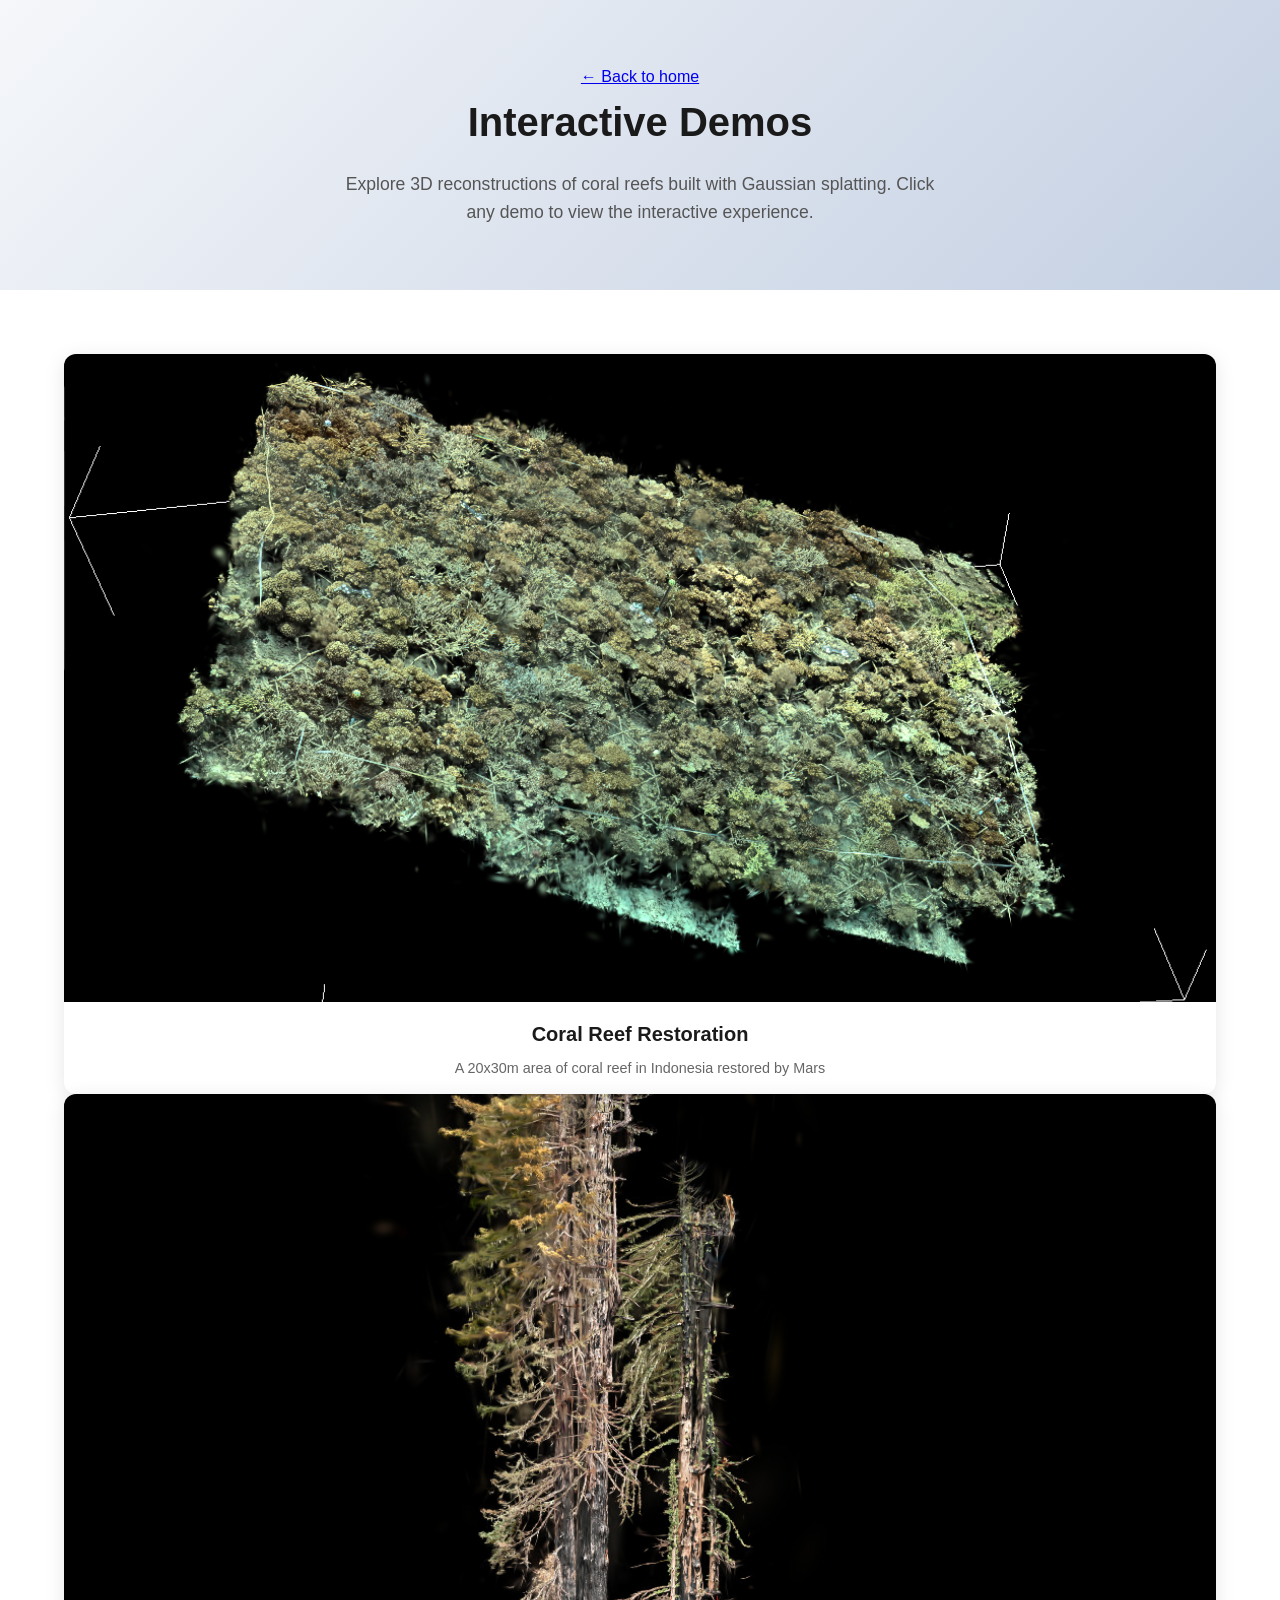
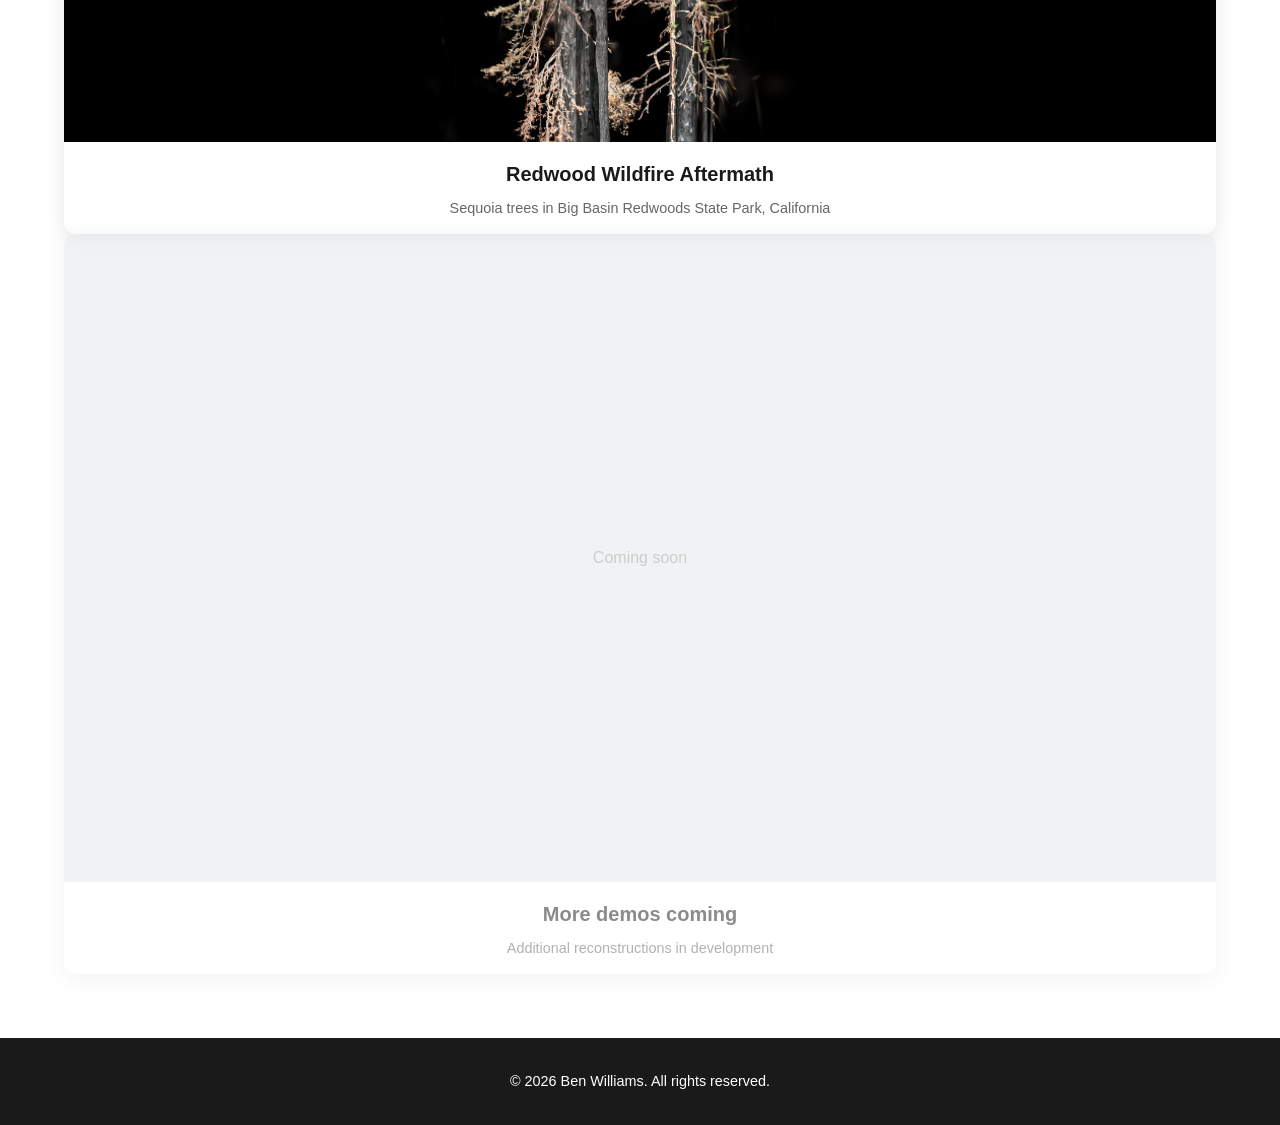
<file: splats/index.html>
<!DOCTYPE html>
<html lang="en-GB">
<head>
 <meta charset="UTF-8">
 <meta name="viewport" content="width=device-width, initial-scale=1.0">
 <meta name="description" content="Interactive 3D demos - Gaussian splatting reconstructions of coral reefs by Ben Williams">
 <title>Demos | Ben Williams</title>
 <link rel="stylesheet" href="../styles.css">
</head>
<body>
 
 <!-- Portfolio Header -->
 <header class="portfolio-header">
  <div class="container">
   <div class="breadcrumb">
    <a href="../">← Back to home</a>
   </div>
   <h1>Interactive Demos</h1>
   <p>Explore 3D reconstructions of coral reefs built with Gaussian splatting. Click any demo to view the interactive experience.</p>
  </div>
 </header>

 <!-- Portfolio Content -->
 <main class="portfolio-content">
  <div class="container">
   
   <div class="demos-grid">
    
    <!-- Demo 1 -->
    <a href="demo1/" class="demo-card-link">
     <div class="demo-card">
      <img src="../assets/reef_screenshot.jpg" alt="Coral Reef Restoration Demo - Interactive 3D reconstruction" class="demo-poster">
      <div class="demo-info">
       <h3>Coral Reef Restoration</h3>
       <p>A 20x30m area of coral reef in Indonesia restored by Mars</p>
      </div>
     </div>
    </a>

    <!-- Demo 2 -->
    <a href="demo2/" class="demo-card-link">
     <div class="demo-card">
      <img src="../assets/redwood_poster.jpg" alt="Redwood Wildfire Aftermath Demo - Interactive 3D reconstruction" class="demo-poster">
      <div class="demo-info">
       <h3>Redwood Wildfire Aftermath</h3>
       <p>Sequoia trees in Big Basin Redwoods State Park, California</p>
      </div>
     </div>
    </a>

    <!-- Placeholder for future demos -->
    <div class="demo-card" style="opacity: 0.5;">
     <div class="demo-poster" style="background: #e5e7eb; display: flex; align-items: center; justify-content: center; color: #999;">
      <span>Coming soon</span>
     </div>
     <div class="demo-info">
      <h3>More demos coming</h3>
      <p>Additional reconstructions in development</p>
     </div>
    </div>

   </div>

  </div>
 </main>

 <!-- Footer -->
 <footer>
  <div class="container">
   <p>&copy; 2026 Ben Williams. All rights reserved.</p>
  </div>
 </footer>

</body>
</html>
</file>
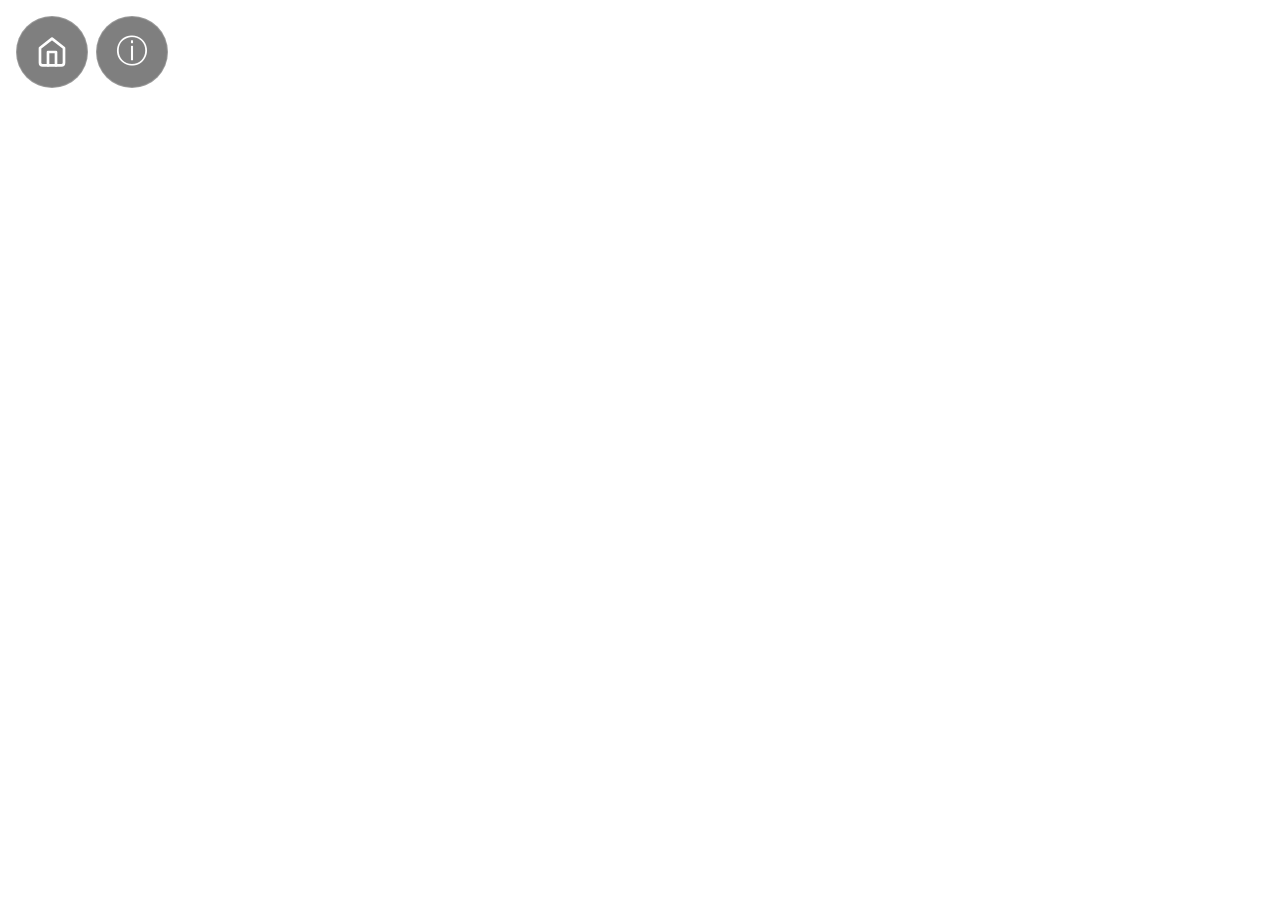
<file: splats/demo1/index.html>
<!DOCTYPE html>
<html lang="en-GB">
<head>
 <meta charset="UTF-8">
 <meta name="viewport" content="width=device-width, initial-scale=1.0">
 <meta name="description" content="Reef Patch Demo - Interactive 3D Gaussian splatting reconstruction by Ben Williams. A 20x30m area of a coral reef in Indonesia restored by Mars.">
 <title>Reef Patch Demo | Ben Williams</title>
 <link rel="stylesheet" href="../../styles.css">
 <style>
  /* Fullscreen viewer layout */
  body {
   margin: 0;
   padding: 0;
   overflow: hidden;
   height: 100vh;
  }
  
  .fullscreen-viewer {
   position: fixed;
   top: 0;
   left: 0;
   width: 100%;
   height: 100%;
   z-index: 1;
  }
  
  .fullscreen-viewer iframe {
   width: 100%;
   height: 100%;
   border: none;
  }
  
  /* Floating controls */
  .viewer-controls {
   position: fixed;
   top: 1rem;
   left: 1rem;
   display: flex;
   gap: 0.5rem;
   z-index: 10;
  }
  
  .control-btn {
   width: 72px;
   height: 72px;
   border-radius: 50%;
   background: rgba(0, 0, 0, 0.5);
   border: 1px solid rgba(255, 255, 255, 0.2);
   color: white;
   display: flex;
   align-items: center;
   justify-content: center;
   cursor: pointer;
   text-decoration: none;
   font-size: 32px;
   transition: background 0.2s ease;
   position: relative;
  }
  
  .control-btn:hover {
   background: rgba(0, 0, 0, 0.7);
  }
  
  /* Info tooltip */
  .info-tooltip {
   position: absolute;
   top: 85px;
   left: 0;
   background: rgba(0, 0, 0, 0.85);
   color: white;
   padding: 2.25rem;
   border-radius: 6px;
   font-size: clamp(14px, 2.5vw, 28px);
   line-height: 1.6;
   width: clamp(600px, 70vw, 900px);
   opacity: 0;
   pointer-events: none;
   transition: opacity 0.2s ease;
   border: 1px solid rgba(255, 255, 255, 0.2);
  }
  
  .control-btn:hover .info-tooltip {
   opacity: 1;
  }
  
  .control-btn.active .info-tooltip {
   opacity: 1;
   pointer-events: auto;
  }
  
  @media (max-width: 640px) {
   .info-tooltip {
    width: 90vw;
    font-size: clamp(12px, 3vw, 18px);
   }
  }
  
  /* Intro overlay with control instructions */
  .intro-overlay {
   position: fixed;
   top: 0;
   left: 0;
   width: 100%;
   height: 100%;
   background: rgba(0, 0, 0, 0.6);
   display: flex;
   align-items: center;
   justify-content: center;
   z-index: 100;
   animation: fadeInOut 7s ease-in-out forwards;
   pointer-events: none;
  }
  
  @keyframes fadeInOut {
   0% {
    opacity: 1;
   }
   80% {
    opacity: 1;
   }
   100% {
    opacity: 0;
   }
  }
  
  .intro-content {
   background: rgba(0, 0, 0, 0.85);
   color: white;
   padding: 3rem 4rem;
   border-radius: 12px;
   text-align: center;
   border: 1px solid rgba(255, 255, 255, 0.2);
   max-width: 750px;
   font-family: -apple-system, BlinkMacSystemFont, "Segoe UI", Roboto, "Helvetica Neue", Arial, sans-serif;
   line-height: 1.8;
  }
  
  .intro-content p {
   font-size: 1.25rem;
   margin: 0.75rem 0;
   letter-spacing: 0.3px;
  }
  
  .intro-content .mobile-note {
   font-size: 1rem;
   margin-top: 1.5rem;
   color: rgba(255, 255, 255, 0.85);
  }
 </style>
</head>
<body>
 
 <!-- Intro Overlay with Controls -->
 <div class="intro-overlay">
  <div class="intro-content">
   <p>• Hold left mouse button to rotate, right button to pan</p>
   <p>• Scroll to zoom</p>
   <p>• Double click to pick focal point</p>
   <div class="mobile-note">Note: mobile devices may struggle to load the demo</div>
  </div>
 </div>
 
 <!-- Fullscreen Viewer -->
 <div class="fullscreen-viewer">
  <iframe 
   src="https://superspl.at/s?id=392787d3&autoplay=false" 
   allow="fullscreen; xr-spatial-tracking" 
   loading="eager"
   title="Reef Patch 3D Interactive Viewer - Indonesia Coral Restoration">
  </iframe>
 </div>

 <!-- Floating Controls -->
 <div class="viewer-controls">
  <!-- Home button -->
  <a href="../../" class="control-btn" title="Back to home">
   <svg xmlns="http://www.w3.org/2000/svg" viewBox="0 0 24 24" fill="none" stroke="currentColor" stroke-width="2" stroke-linecap="round" stroke-linejoin="round" width="32" height="32">
    <path d="M3 9l9-7 9 7v11a2 2 0 0 1-2 2H5a2 2 0 0 1-2-2z"></path>
    <polyline points="9 22 9 12 15 12 15 22"></polyline>
   </svg>
  </a>
  
  <!-- Info button -->
  <div class="control-btn">
   ⓘ
   <div class="info-tooltip">
    Click and hold left mouse button to rotate, right mouse button to pan, scroll to zoom, double click to select focal point.<br><br>
    This demo shows a precise spatial twin of a 20x30m area of coral reef in Indonesia restored by Mars (buildingcoral.com). The reef is approximately 3 years post restoration. This twin provides a tangible digital asset to evidence and explore the restoration progress.<br><br>
    Data courtesy of: J.Stratford, B.Williams, A. Dwiyanto, the Mars Coral Restoration Project Monitoring Team, T.B.Razak, and T.A.C.Lamont. Splat trained using Lichtfeld Studio, thank you to the developers!<br><br>
    <a href="../../video/" style="color: #fff; text-decoration: underline;">Watch video instead</a>
   </div>
  </div>
 </div>

 <script>
  // Info button toggle functionality
  const infoBtn = document.querySelector('.control-btn:has(.info-tooltip)');
  
  infoBtn.addEventListener('click', (e) => {
   e.stopPropagation();
   infoBtn.classList.toggle('active');
  });
  
  // Close tooltip when clicking outside
  document.addEventListener('click', (e) => {
   if (!infoBtn.contains(e.target)) {
    infoBtn.classList.remove('active');
   }
  });
 </script>

</body>
</html>
</file>
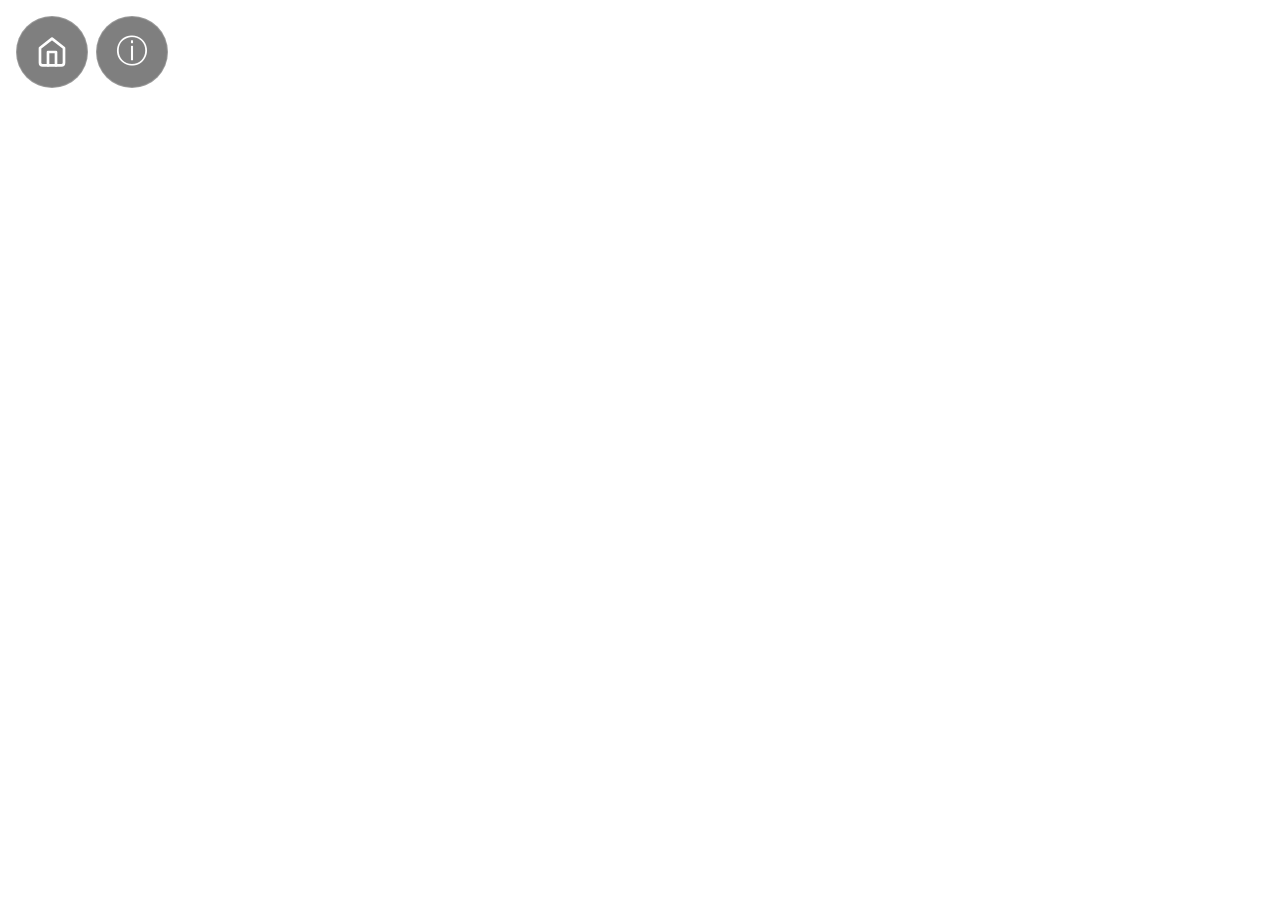
<file: splats/demo2/index.html>
<!DOCTYPE html>
<html lang="en-GB">
<head>
 <meta charset="UTF-8">
 <meta name="viewport" content="width=device-width, initial-scale=1.0">
 <meta name="description" content="Redwood Wildfire Aftermath Demo - Interactive 3D Gaussian splatting reconstruction by Ben Williams. Sequoia trees in Big Basin Redwoods State Park, California.">
 <title>Redwood Wildfire Aftermath Demo | Ben Williams</title>
 <link rel="stylesheet" href="../../styles.css">
 <style>
  /* Fullscreen viewer layout */
  body {
   margin: 0;
   padding: 0;
   overflow: hidden;
   height: 100vh;
  }
  
  .fullscreen-viewer {
   position: fixed;
   top: 0;
   left: 0;
   width: 100%;
   height: 100%;
   z-index: 1;
  }
  
  .fullscreen-viewer iframe {
   width: 100%;
   height: 100%;
   border: none;
  }
  
  /* Floating controls */
  .viewer-controls {
   position: fixed;
   top: 1rem;
   left: 1rem;
   display: flex;
   gap: 0.5rem;
   z-index: 10;
  }
  
  .control-btn {
   width: 72px;
   height: 72px;
   border-radius: 50%;
   background: rgba(0, 0, 0, 0.5);
   border: 1px solid rgba(255, 255, 255, 0.2);
   color: white;
   display: flex;
   align-items: center;
   justify-content: center;
   cursor: pointer;
   text-decoration: none;
   font-size: 32px;
   transition: background 0.2s ease;
   position: relative;
  }
  
  .control-btn:hover {
   background: rgba(0, 0, 0, 0.7);
  }
  
  /* Info tooltip */
  .info-tooltip {
   position: absolute;
   top: 85px;
   left: 0;
   background: rgba(0, 0, 0, 0.85);
   color: white;
   padding: 2.25rem;
   border-radius: 6px;
   font-size: clamp(14px, 2.5vw, 28px);
   line-height: 1.6;
   width: clamp(600px, 70vw, 900px);
   opacity: 0;
   pointer-events: none;
   transition: opacity 0.2s ease;
   border: 1px solid rgba(255, 255, 255, 0.2);
  }
  
  .control-btn:hover .info-tooltip {
   opacity: 1;
  }
  
  .control-btn.active .info-tooltip {
   opacity: 1;
   pointer-events: auto;
  }
  
  @media (max-width: 640px) {
   .info-tooltip {
    width: 90vw;
    font-size: clamp(12px, 3vw, 18px);
   }
  }
  
  /* Intro overlay with control instructions */
  .intro-overlay {
   position: fixed;
   top: 0;
   left: 0;
   width: 100%;
   height: 100%;
   background: rgba(0, 0, 0, 0.6);
   display: flex;
   align-items: center;
   justify-content: center;
   z-index: 100;
   animation: fadeInOut 7s ease-in-out forwards;
   pointer-events: none;
  }
  
  @keyframes fadeInOut {
   0% {
    opacity: 1;
   }
   80% {
    opacity: 1;
   }
   100% {
    opacity: 0;
   }
  }
  
  .intro-content {
   background: rgba(0, 0, 0, 0.85);
   color: white;
   padding: 3rem 4rem;
   border-radius: 12px;
   text-align: center;
   border: 1px solid rgba(255, 255, 255, 0.2);
   max-width: 750px;
   font-family: -apple-system, BlinkMacSystemFont, "Segoe UI", Roboto, "Helvetica Neue", Arial, sans-serif;
   line-height: 1.8;
  }
  
  .intro-content p {
   font-size: 1.25rem;
   margin: 0.75rem 0;
   letter-spacing: 0.3px;
  }
  
  .intro-content .mobile-note {
   font-size: 1rem;
   margin-top: 1.5rem;
   color: rgba(255, 255, 255, 0.85);
  }
 </style>
</head>
<body>
 
 <!-- Intro Overlay with Controls -->
 <div class="intro-overlay">
  <div class="intro-content">
   <p>• Hold left mouse button to rotate, right button to pan</p>
   <p>• Scroll to zoom</p>
   <p>• Double click to pick focal point</p>
   <div class="mobile-note">Note: mobile devices may struggle to load the demo</div>
  </div>
 </div>
 
 <!-- Fullscreen Viewer -->
 <div class="fullscreen-viewer">
  <iframe 
   src="https://superspl.at/s?id=2f3bcb8d&autoplay=false" 
   allow="fullscreen; xr-spatial-tracking" 
   loading="eager"
   title="Redwood Wildfire Aftermath 3D Interactive Viewer - Big Basin Redwoods State Park">
  </iframe>
 </div>

 <!-- Floating Controls -->
 <div class="viewer-controls">
  <!-- Home button -->
  <a href="../../" class="control-btn" title="Back to home">
   <svg xmlns="http://www.w3.org/2000/svg" viewBox="0 0 24 24" fill="none" stroke="currentColor" stroke-width="2" stroke-linecap="round" stroke-linejoin="round" width="32" height="32">
    <path d="M3 9l9-7 9 7v11a2 2 0 0 1-2 2H5a2 2 0 0 1-2-2z"></path>
    <polyline points="9 22 9 12 15 12 15 22"></polyline>
   </svg>
  </a>
  
  <!-- Info button -->
  <div class="control-btn">
   ⓘ
   <div class="info-tooltip">
    Click and hold left mouse button to rotate, right mouse button to pan, scroll to zoom, double click to select focal point.<br><br>
    This demo shows the aftermath from wildfires in 2020 on two Sequoia trees in the Big Basin Redwoods State Park in California. The tallest of the two trees is at least 50m in height. This Gaussian splat was trained in minutes using 460 drone images.<br><br>
    Data courtesy of: Auto Tree (2023) Photogrammetry. Distributed by Open Heritage 3D. https://doi.org/10.26301/c2ys-a430. Splat trained using Lichtfeld Studio, thank you to the developers!<br><br>
    <a href="../../video2/" style="color: #fff; text-decoration: underline;">Watch video instead</a>
   </div>
  </div>
 </div>

 <script>
  // Info button toggle functionality
  const infoBtn = document.querySelector('.control-btn:has(.info-tooltip)');
  
  infoBtn.addEventListener('click', (e) => {
   e.stopPropagation();
   infoBtn.classList.toggle('active');
  });
  
  // Close tooltip when clicking outside
  document.addEventListener('click', (e) => {
   if (!infoBtn.contains(e.target)) {
    infoBtn.classList.remove('active');
   }
  });
 </script>

</body>
</html>
</file>
<file: styles.css>
/* Reset and Base Styles */
* {
 margin: 0;
 padding: 0;
 box-sizing: border-box;
}

html {
 scroll-behavior: smooth;
}

body {
 font-family: -apple-system, BlinkMacSystemFont, "Segoe UI", Roboto, "Helvetica Neue", Arial, sans-serif;
 line-height: 1.6;
 color: #333;
 background: #fff;
}

img {
 max-width: 100%;
 height: auto;
 display: block;
}

/* Container */
.container {
 max-width: 1200px;
 margin: 0 auto;
 padding: 0 1.5rem;
}

/* Hero Section */
.hero {
 min-height: 100vh;
 position: relative;
 overflow: hidden;
}

.hero-video {
 position: absolute;
 top: 0;
 left: 0;
 width: 100%;
 height: 100%;
 object-fit: cover;
 z-index: 0;
 display: block;
}

.hero-overlay {
 position: absolute;
 top: 0;
 left: 0;
 width: 100%;
 height: 100%;
 background: rgba(0, 0, 0, 0.4);
 z-index: 1;
 pointer-events: none;
}

.hero .container {
 display: flex;
 flex-direction: column;
 justify-content: center;
 min-height: 100vh;
 position: relative;
 z-index: 2;
 padding: 2rem 1.5rem;
}

.hero-grid {
 display: grid;
 gap: 2rem;
 align-items: stretch;
 padding: 2rem 0;
}

/* Mobile-first: stack vertically */
@media (min-width: 768px) {
 .hero-grid {
  grid-template-columns: 0.8fr 1.3fr;
  gap: clamp(1.5rem, 4vw, 3rem);
  align-items: stretch;
 }
}

/* Profile Section */
.profile {
 text-align: center;
}

@media (min-width: 768px) {
 .profile {
  text-align: left;
 }
}

.headshot-container {
 position: relative;
 width: 150px;
 height: 150px;
 margin: 0 auto 1.5rem;
 perspective: 1000px;
}

.headshot {
 position: absolute;
 width: 150px;
 height: 150px;
 border-radius: 50%;
 object-fit: cover;
 border: 4px solid #fff;
 box-shadow: 0 4px 12px rgba(0,0,0,0.1);
 backface-visibility: hidden;
}

.headshot-1 {
 /* animation: flipInOut 4s infinite; */
}

.headshot-2 {
 /* animation: flipInOutReverse 4s infinite; */
}

/* Fancy flip animations (commented out) */
/*
@keyframes flipInOut {
 0% {
  opacity: 1;
  transform: rotateY(0deg);
 }
 40% {
  opacity: 1;
  transform: rotateY(0deg);
 }
 50% {
  opacity: 0;
  transform: rotateY(90deg);
 }
 60% {
  opacity: 0;
  transform: rotateY(90deg);
 }
 100% {
  opacity: 0;
  transform: rotateY(90deg);
 }
}

@keyframes flipInOutReverse {
 0% {
  opacity: 0;
  transform: rotateY(90deg);
 }
 40% {
  opacity: 0;
  transform: rotateY(90deg);
 }
 50% {
  opacity: 1;
  transform: rotateY(0deg);
 }
 60% {
  opacity: 1;
  transform: rotateY(0deg);
 }
 100% {
  opacity: 1;
  transform: rotateY(0deg);
 }
}
*/

@media (min-width: 768px) {
 .headshot-container {
  margin: 0 0 1.5rem 0;
 }
}

.profile h1 {
 font-size: 2rem;
 margin-bottom: 0.5rem;
 color: #fff;
}

.tagline {
 font-size: 1.1rem;
 color: #e5e7eb;
 margin-bottom: 1.5rem;
 line-height: 1.5;
}

.cta-buttons {
 display: flex;
 gap: 1rem;
 flex-wrap: wrap;
 justify-content: center;
 align-items: center;
}

@media (min-width: 768px) {
 .cta-buttons {
  justify-content: flex-start;
 }
}

/* LinkedIn Link */
.linkedin-link {
 display: inline-flex;
 align-items: center;
 gap: 0.5rem;
 padding: 0.75rem 1.5rem;
 background: #0077b5;
 color: #fff;
 border-radius: 6px;
 text-decoration: none;
 font-weight: 600;
 transition: all 0.2s ease;
}

.linkedin-link:hover {
 background: #005f8d;
 transform: translateY(-2px);
 box-shadow: 0 4px 12px rgba(0,119,181,0.3);
}

.linkedin-link svg {
 width: 20px;
 height: 20px;
}

/* Buttons */
.btn {
 display: inline-block;
 padding: 0.75rem 1.5rem;
 border-radius: 6px;
 text-decoration: none;
 font-weight: 600;
 transition: all 0.2s ease;
 text-align: center;
}

.btn-primary {
 background: #2563eb;
 color: #fff;
}

.btn-primary:hover {
 background: #1d4ed8;
 transform: translateY(-2px);
 box-shadow: 0 4px 12px rgba(37,99,235,0.3);
}

.btn-secondary {
 background: #fff;
 color: #2563eb;
 border: 2px solid #2563eb;
}

.btn-secondary:hover {
 background: #2563eb;
 color: #fff;
 transform: translateY(-2px);
}

/* Demo Cards */
.demo-hero-card {
 position: relative;
}

@media (min-width: 768px) {
 .demo-hero-card {
  min-width: 400px;
 }
}

.demo-hero-card .demo-info p {
 white-space: nowrap;
 margin: 0;
 font-size: 0.85rem;
}

/* All demo card styling is now in the Demos Section below */

/* Scroll Cue */
.scroll-cue {
 position: absolute;
 bottom: 20px;
 left: 50%;
 transform: translateX(-50%);
 text-align: center;
 color: #fff;
 font-size: 1.2rem;
 animation: bounce 2s infinite;
 cursor: pointer;
 user-select: none;
}

.scroll-chevrons {
 display: flex;
 flex-direction: column;
 align-items: center;
 gap: -0.5rem;
 margin-top: 0.5rem;
}

.scroll-chevrons span {
 font-size: 2rem;
 line-height: 0.6;
 animation: chevron-bounce 2s infinite;
}

.scroll-chevrons span:nth-child(2) {
 animation-delay: 0.2s;
}

@keyframes chevron-bounce {
 0%, 100% {
  transform: translateY(0);
  opacity: 1;
 }
 50% {
  transform: translateY(8px);
  opacity: 0.6;
 }
}

/* Video Play/Pause Button */
.hero-video-play-btn {
 position: fixed;
 bottom: 2rem;
 left: 2rem;
 width: 50px;
 height: 50px;
 border-radius: 50%;
 background: rgba(255, 255, 255, 0.2);
 border: 2px solid rgba(255, 255, 255, 0.4);
 color: #fff;
 cursor: pointer;
 display: flex;
 align-items: center;
 justify-content: center;
 transition: all 0.3s ease;
 z-index: 9999;
 margin: 0;
 padding: 0;
}

.hero-video-play-btn:hover {
 background: rgba(255, 255, 255, 0.3);
 border-color: rgba(255, 255, 255, 0.6);
}

.hero-video-play-btn svg {
 width: 24px;
 height: 24px;
}

.play-triangle {
 width: 0;
 height: 0;
 border-left: 14px solid rgba(255, 255, 255, 0.8);
 border-top: 8px solid transparent;
 border-bottom: 8px solid transparent;
 margin-left: 3px;
}

.pause-bars {
 display: inline-flex;
 gap: 4px;
}

.pause-bars::before,
.pause-bars::after {
 content: '';
 width: 3px;
 height: 16px;
 background: rgba(255, 255, 255, 0.8);
 border-radius: 1px;
}

@keyframes bounce {
 0%, 20%, 50%, 80%, 100% {
  transform: translateX(-50%) translateY(0);
 }
 40% {
  transform: translateX(-50%) translateY(-10px);
 }
 60% {
  transform: translateX(-50%) translateY(-5px);
 }
}

/* Main Content Sections */
main {
 background: #fff;
}

.content-section {
 padding: 4rem 0;
 border-bottom: 1px solid #e5e7eb;
}

.content-section:last-child {
 border-bottom: none;
}

.content-section h2 {
 font-size: 2rem;
 margin-bottom: 1.5rem;
 color: #1a1a1a;
}

.section-intro {
 font-size: 1.1rem;
 color: #666;
 margin-bottom: 2rem;
}

/* Feature List */
.feature-list {
 list-style: none;
 max-width: 800px;
}

.feature-list li {
 padding: 1rem 0 1rem 2rem;
 position: relative;
 font-size: 1.05rem;
 line-height: 1.6;
}

.feature-list li:before {
 content: "✓";
 position: absolute;
 left: 0;
 color: #2563eb;
 font-weight: bold;
 font-size: 1.2rem;
}

/* Demos Section */
.demos-container {
 display: flex;
 gap: 2rem;
 margin-bottom: 2rem;
 flex-wrap: wrap;
 justify-content: center;
}

.demo-card-wrapper {
 flex: 1 1 calc(50% - 1rem);
 min-width: 350px;
 max-width: 600px;
}

@media (max-width: 768px) {
 .demo-card-wrapper {
  flex: 1 1 100%;
  max-width: 100%;
 }
}

.demo-card-link {
 display: block;
 text-decoration: none;
 color: inherit;
 position: relative;
}

.demo-card {
 background: #fff;
 border-radius: 12px;
 overflow: hidden;
 box-shadow: 0 4px 20px rgba(0,0,0,0.1);
 transition: transform 0.3s ease, box-shadow 0.3s ease;
 position: relative;
 display: flex;
 flex-direction: column;
 height: 100%;
}

.demo-card:hover {
 transform: translateY(-8px);
 box-shadow: 0 8px 30px rgba(0,0,0,0.15);
}

.demo-poster {
 width: 100%;
 aspect-ratio: 16 / 9;
 object-fit: cover;
 background: #e5e7eb;
}

.play-overlay {
 position: absolute;
 top: 0;
 left: 0;
 right: 0;
 bottom: 0;
 display: flex;
 align-items: center;
 justify-content: center;
 background: rgba(0, 0, 0, 0.3);
 opacity: 0;
 transition: opacity 0.3s ease;
}

.demo-card:hover .play-overlay {
 opacity: 1;
}

.play-icon {
 font-size: 3rem;
 color: #fff;
 background: rgba(37,99,235,0.9);
 width: 80px;
 height: 80px;
 border-radius: 50%;
 display: flex;
 align-items: center;
 justify-content: center;
 padding-left: 8px;
}

.demo-info {
 padding: 1rem 1.25rem;
 text-align: center;
 display: flex;
 flex-direction: column;
 justify-content: flex-end;
}

.demo-info h3 {
 font-size: 1.25rem;
 margin-bottom: 0.5rem;
 color: #1a1a1a;
}

.demo-info p {
 color: #666;
 font-size: 0.9rem;
 line-height: 1.4;
 margin: 0;
 display: inline;
}

/* Proof Grid */
.proof-grid {
 display: grid;
 gap: 2rem;
}

@media (min-width: 768px) {
 .proof-grid {
  grid-template-columns: repeat(3, 1fr);
 }
}

.proof-card {
 padding: 2rem;
 background: #f9fafb;
 border-radius: 8px;
 border: 1px solid #e5e7eb;
}

.proof-card h3 {
 font-size: 1.25rem;
 margin-bottom: 0.75rem;
 color: #1a1a1a;
}

.proof-card p {
 color: #666;
 line-height: 1.6;
}

/* Contact Section */
.contact-section {
 text-align: center;
}

.contact-options {
 margin-top: 1.5rem;
 display: flex;
 justify-content: center;
}

.contact-note {
 margin-top: 1rem;
 color: #666;
 font-size: 0.95rem;
}

/* Content Grid - Asymmetric 2x2 Layout */
.content-grid {
 display: flex;
 flex-direction: column;
 gap: 2rem;
 margin-bottom: 2rem;
}

.grid-row {
 display: grid;
 gap: 2rem;
 grid-template-columns: 1fr;
}

/* Desktop: Asymmetric layout */
@media (min-width: 768px) {
 /* Top row: About 70% + TED Talk 30% */
 .grid-row:first-child {
  grid-template-columns: 70% 30%;
 }
 
 /* Bottom row: Links 30% + Current Work 70% */
 .grid-row:last-child {
  grid-template-columns: 30% 70%;
 }
}

.info-card {
 background: #f9fafb;
 padding: 1.5rem;
 border-radius: 8px;
 border: 1px solid #e5e7eb;
 display: flex;
 flex-direction: column;
}

.info-card-large {
 background: #f9fafb;
 padding: 1.5rem;
 border-radius: 8px;
 border: 1px solid #e5e7eb;
}

/* Links card - no background */
.links-card {
 background: transparent;
 padding: 1.5rem;
 border-radius: 8px;
 border: none;
 display: flex;
 flex-direction: column;
}

.links-card h2 {
 margin-bottom: 1rem;
}

.link-list {
 list-style: none;
 padding: 0;
 margin: 0;
}

.link-list li {
 margin-bottom: 0.75rem;
 display: flex;
 align-items: center;
 gap: 0.5rem;
}

.link-emoji {
 font-size: 1.2rem;
 display: inline-block;
 min-width: 1.5rem;
}

.link-list a {
 color: #2563eb;
 text-decoration: none;
 font-weight: 500;
}

.link-list a:hover {
 text-decoration: underline;
}

/* TEDx card - no background */
.tedtalk-card {
 background: transparent;
 padding: 0;
 border-radius: 8px;
 border: none;
 display: flex;
 flex-direction: column;
}

.tedtalk-card h2 {
 margin-bottom: 1rem;
 font-size: 1.2rem;
}

/* Better mobile padding and spacing */
@media (min-width: 768px) {
 .info-card {
  padding: 2rem;
 }
}

.info-card h2 {
 font-size: 1.25rem;
 margin-bottom: 1rem;
 color: #1a1a1a;
}

/* Larger heading on desktop */
@media (min-width: 1024px) {
 .info-card h2 {
  font-size: 1.5rem;
 }
}

.info-card p {
 color: #555;
 line-height: 1.8;
 flex-grow: 1;
 font-size: 0.95rem;
}

/* Better text size on desktop */
@media (min-width: 1024px) {
 .info-card p {
  font-size: 1rem;
 }
}

.link-list {
 list-style: none;
 padding: 0;
}

.link-list li {
 margin-bottom: 0.75rem;
}

.link-list a {
 color: #2563eb;
 text-decoration: none;
 font-weight: 500;
 transition: color 0.2s ease;
}

.link-list a:hover {
 color: #1d4ed8;
 text-decoration: underline;
}

/* Video Wrapper for YouTube Embed */
.video-wrapper {
 position: relative;
 padding-bottom: 56.25%; /* 16:9 aspect ratio */
 height: 0;
 overflow: hidden;
 border-radius: 8px;
 margin-top: auto;
}

.video-wrapper iframe {
 position: absolute;
 top: 0;
 left: 0;
 width: 100%;
 height: 100%;
 border-radius: 8px;
}

/* Video Thumbnail Link (clickable YouTube thumbnail) */
.video-thumbnail-link {
 display: block;
 text-decoration: none;
 margin-top: auto;
}

.video-thumbnail {
 position: relative;
 border-radius: 8px;
 overflow: hidden;
 background: #000;
}

.video-thumbnail img {
 width: 100%;
 display: block;
 transition: opacity 0.2s ease;
}

.video-thumbnail:hover img {
 opacity: 0.85;
}

.video-play-btn {
 position: absolute;
 top: 50%;
 left: 50%;
 transform: translate(-50%, -50%);
 transition: transform 0.2s ease;
}

.video-thumbnail:hover .video-play-btn {
 transform: translate(-50%, -50%) scale(1.1);
}

/* Footer */
footer {
 background: #1a1a1a;
 color: #fff;
 padding: 2rem 0;
 text-align: center;
}

footer p {
 margin: 0;
 font-size: 0.9rem;
}

/* Demo Page Specific Styles */
.demo-page-header {
 background: linear-gradient(135deg, #f5f7fa 0%, #c3cfe2 100%);
 padding: 3rem 0;
 text-align: center;
}

.demo-page-header h1 {
 font-size: 2.5rem;
 margin-bottom: 1rem;
 color: #1a1a1a;
}

.demo-page-header .breadcrumb {
 margin-bottom: 1rem;
}

.demo-page-header .breadcrumb a {
 color: #2563eb;
 text-decoration: none;
}

.demo-page-header .breadcrumb a:hover {
 text-decoration: underline;
}

.demo-content {
 padding: 4rem 0;
}

.demo-viewer {
 background: #fff;
 border-radius: 12px;
 overflow: hidden;
 box-shadow: 0 4px 20px rgba(0,0,0,0.1);
 margin-bottom: 2rem;
}

.demo-viewer img {
 width: 100%;
 aspect-ratio: 16 / 9;
 object-fit: cover;
 background: #e5e7eb;
}

.demo-actions {
 padding: 2rem;
 text-align: center;
 background: #f9fafb;
 border-bottom: 1px solid #e5e7eb;
}

.demo-actions .btn {
 margin: 0.5rem;
 font-size: 1.1rem;
 padding: 1rem 2rem;
}

.mobile-fallback {
 text-align: center;
 color: #666;
 font-size: 0.95rem;
 margin-top: 1rem;
}

.mobile-fallback a {
 color: #2563eb;
 text-decoration: none;
}

.mobile-fallback a:hover {
 text-decoration: underline;
}

/* Responsive iframe wrapper for embedded viewers */
.iframe-wrapper {
 position: relative;
 width: 100%;
 aspect-ratio: 16 / 9;
 overflow: hidden;
 border-radius: 0 0 12px 12px;
 background: #1a1a1a;
}

.iframe-wrapper iframe {
 position: absolute;
 top: 0;
 left: 0;
 width: 100%;
 height: 100%;
 border: none;
}

/* Larger button variant */
.btn-large {
 font-size: 1.25rem;
 padding: 1.25rem 2.5rem;
}

.demo-description {
 max-width: 800px;
 margin: 0 auto;
 padding: 2rem;
 line-height: 1.8;
 color: #555;
}

/* Portfolio Grid Page */
.portfolio-header {
 background: linear-gradient(135deg, #f5f7fa 0%, #c3cfe2 100%);
 padding: 4rem 0;
 text-align: center;
}

.portfolio-header h1 {
 font-size: 2.5rem;
 margin-bottom: 1rem;
 color: #1a1a1a;
}

.portfolio-header p {
 font-size: 1.1rem;
 color: #555;
 max-width: 600px;
 margin: 0 auto;
}

.portfolio-content {
 padding: 4rem 0;
}
</file>
